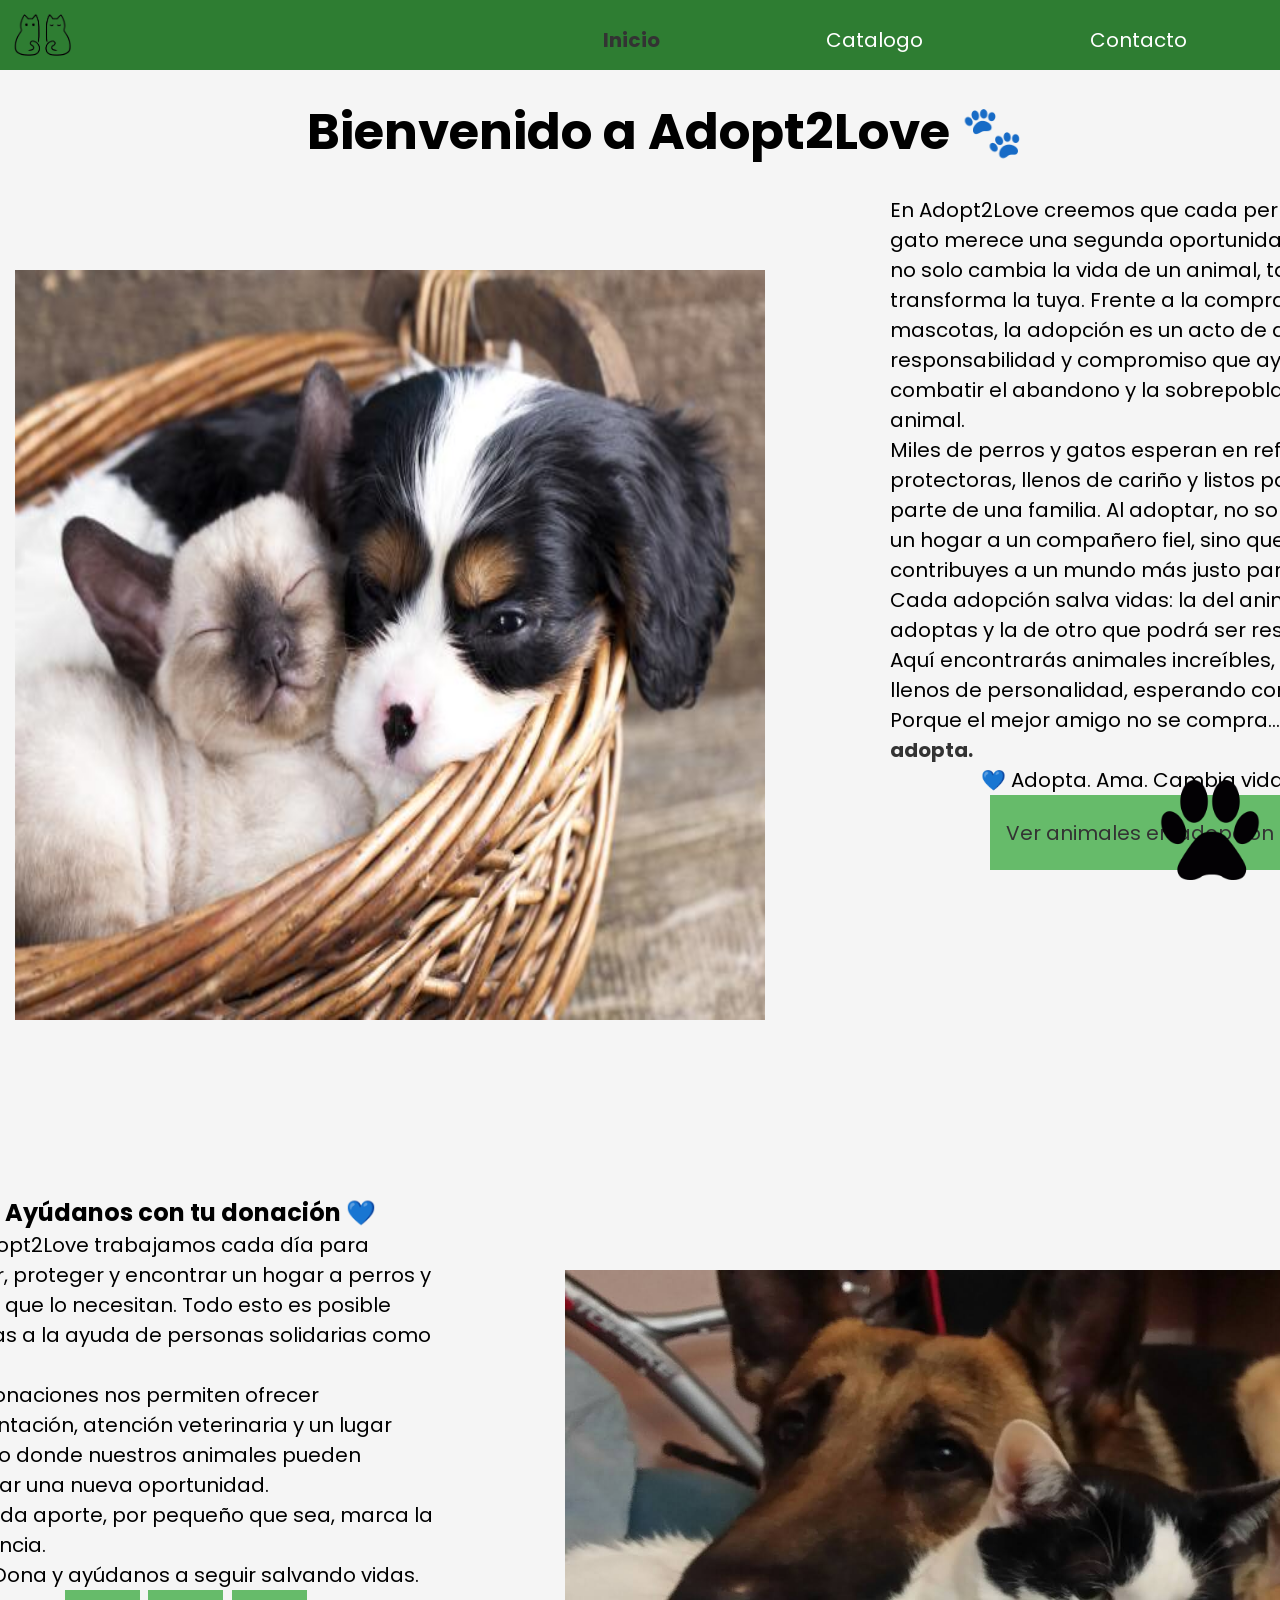
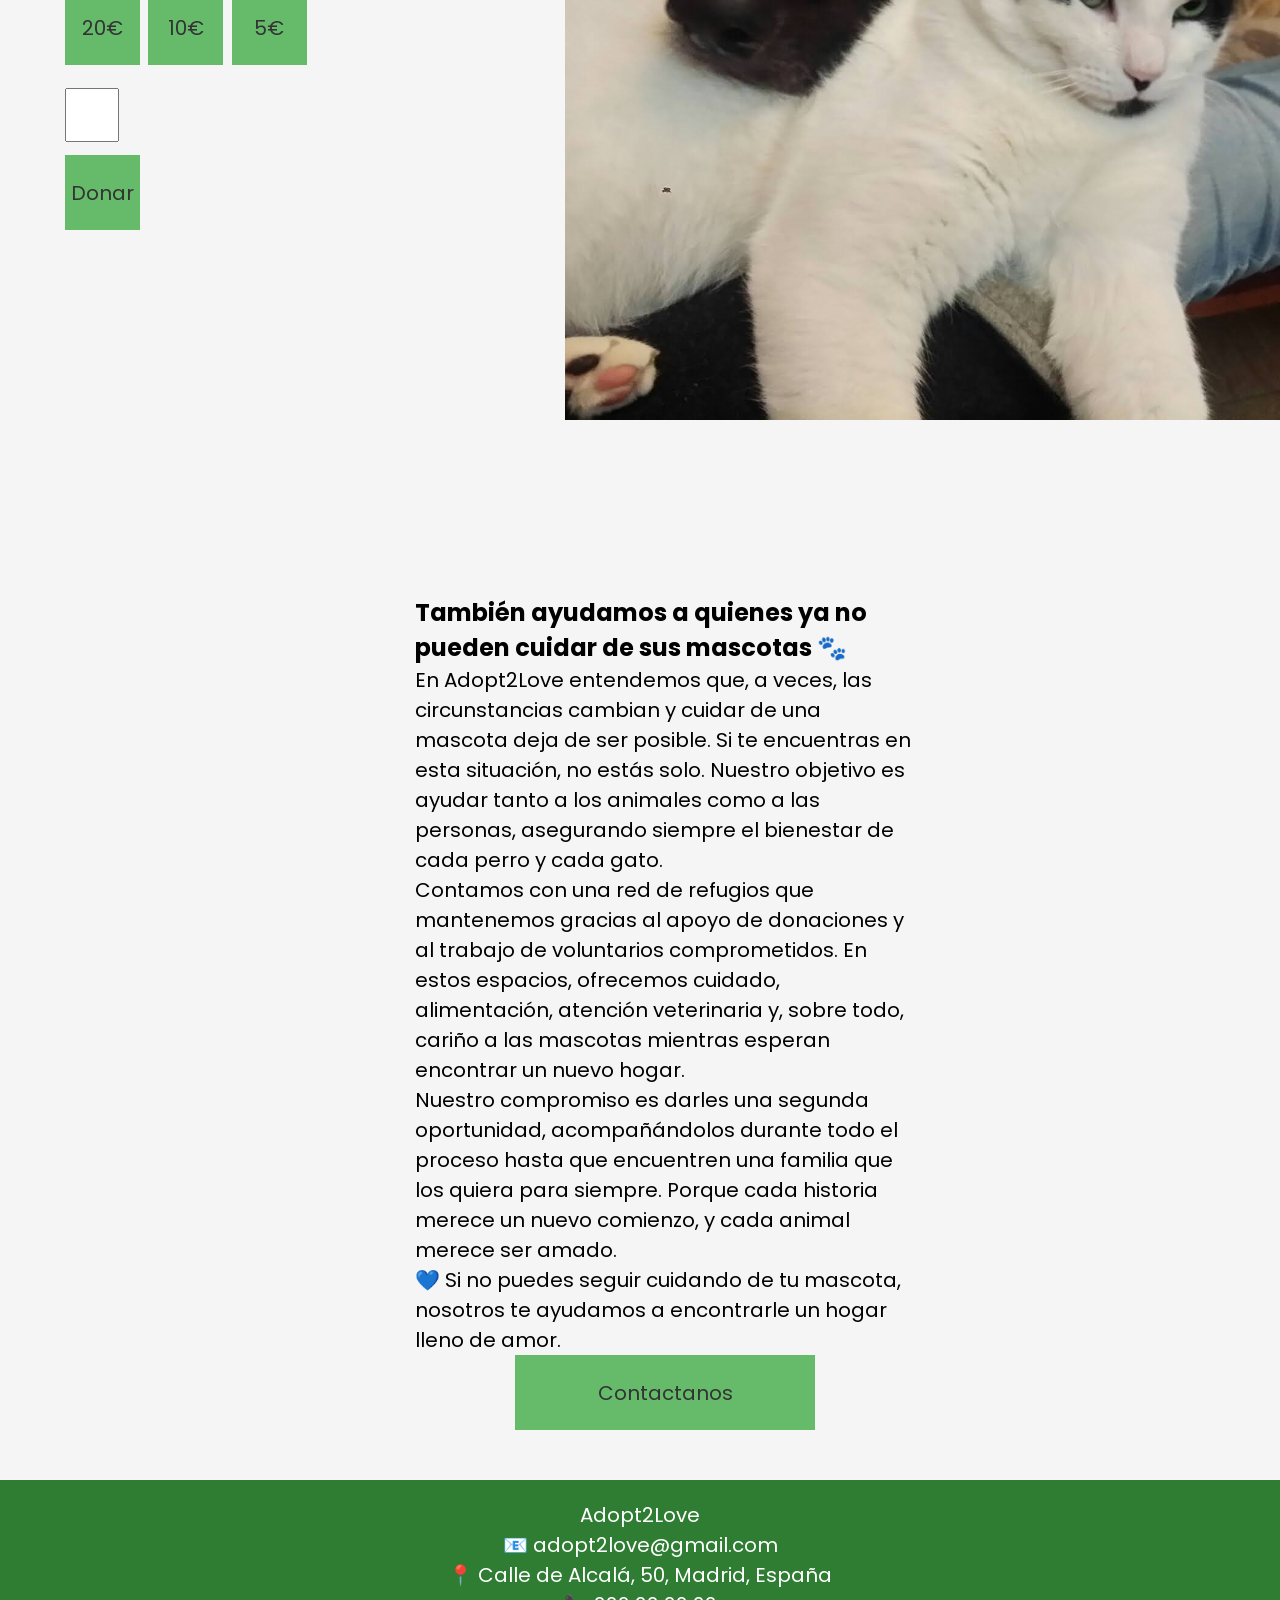
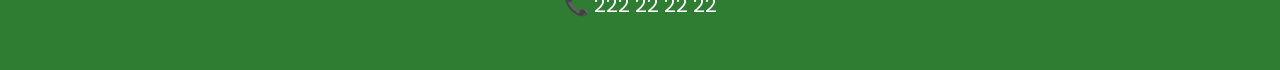
<file: index.html>
<!DOCTYPE html>
<html lang="en">

<head>
    <meta charset="UTF-8">
    <meta name="viewport" content="width=device-width, initial-scale=1.0">
    <title>Adopt2Love</title>

    <link rel="icon" type="image/x-icon" href="img/IconoGato.png">
    <link rel="stylesheet"
        href="https://fonts.googleapis.com/css2?family=Material+Symbols+Outlined:opsz,wght,FILL,GRAD@20..48,100..700,0..1,-50..200&icon_names=menu" />
    <link href="https://fonts.googleapis.com/css2?family=Poppins&display=swap" rel="stylesheet">
    <link rel="stylesheet" href="css/global.css">
    <link rel="stylesheet" href="css/stylesheet.css">

</head>

<body>

    <header>
        <img src="img/IconoGato.png" alt="logo" class="icon">
        <nav>
            <span class="material-symbols-outlined">menu</span>
            <ul class="contenidoMenu">

                <li><a href="index.html"><b>Inicio</b></a></li>
                <li><a href="Catalogo.html">Catalogo</a></li>
                <li><a href="Contacto.html">Contacto</a></li>

            </ul>
        </nav>
    </header>



    <main>

        <h1>Bienvenido a Adopt2Love 🐾</h1>

        <div  class="railes">
            

            <div class="containerInicio">

                <div class="containerInicioImg">
                    <img src="img/cavalier_king_charles_spaniel_51921_1_600.jpg" alt="Perros y gatos" class="imgInicio">
                </div>

                <section class="presentation">



                    <p>En Adopt2Love creemos que cada perro y cada gato merece una segunda oportunidad. Adoptar no solo
                        cambia
                        la vida de un animal, también transforma la tuya. Frente a la compra de mascotas, la adopción es
                        un
                        acto
                        de amor, responsabilidad y compromiso que ayuda a combatir el abandono y la sobrepoblación
                        animal.
                    </p>
                    <p>Miles de perros y gatos esperan en refugios y protectoras, llenos de cariño y listos para formar
                        parte de
                        una familia. Al adoptar, no solo le das un hogar a un compañero fiel, sino que también
                        contribuyes a
                        un
                        mundo más justo para ellos. Cada adopción salva vidas: la del animal que adoptas y la de otro
                        que
                        podrá
                        ser rescatado.</p>
                    <p>Aquí encontrarás animales increíbles, únicos y llenos de personalidad, esperando conocerte.
                        Porque el
                        mejor amigo no se compra… <b>se adopta.</b></p>
                    <p>💙 Adopta. Ama. Cambia vidas.</p>

                    <a href="/Catalogo.html"><button>Ver animales en adopción</button></a>

                </section>
            </div>


            <div class="containerInicio">

                <section>
                    <h2>Ayúdanos con tu donación 💙</h2>
                    <p>En Adopt2Love trabajamos cada día para cuidar, proteger y encontrar un hogar a perros y gatos que
                        lo
                        necesitan. Todo esto es posible gracias a la ayuda de personas solidarias como tú.</p>
                    <p>Tus donaciones nos permiten ofrecer alimentación, atención veterinaria y un lugar seguro donde
                        nuestros animales pueden esperar una nueva oportunidad.</p>
                    <p>🐾 Cada aporte, por pequeño que sea, marca la diferencia.</p>
                    <p>💙 Dona y ayúdanos a seguir salvando vidas.</p>
                    <div class="botones">
                        <button class="botonInicio">20€</button>
                        <button class="botonInicio">10€</button>
                        <button class="botonInicio">5€</button>
                        <form>
                            <input type="text" id="donacion" name="donacion" pattern="[0-9]{1,}" title="Solo números"
                                required>
                            <button class="botonInicio">Donar</button>
                        </form>
                    </div>
                </section>

                <div class="containerInicioImg">
                    <img src="img/GatoPerro2.jpeg" alt="Perros y gatos" class="imgInicio">
                </div>

            </div>


            <section>
                <h2>También ayudamos a quienes ya no pueden cuidar de sus mascotas 🐾</h2>
                <p>En Adopt2Love entendemos que, a veces, las circunstancias cambian y cuidar de una mascota deja de ser
                    posible. Si te encuentras en esta situación, no estás solo. Nuestro objetivo es ayudar tanto a los
                    animales como a las personas, asegurando siempre el bienestar de cada perro y cada gato.</p>

                <p>Contamos con una red de refugios que mantenemos gracias al apoyo de donaciones y al trabajo de
                    voluntarios comprometidos. En estos espacios, ofrecemos cuidado, alimentación, atención veterinaria
                    y,
                    sobre todo, cariño a las mascotas mientras esperan encontrar un nuevo hogar.</p>

                <p>Nuestro compromiso es darles una segunda oportunidad, acompañándolos durante todo el proceso hasta
                    que
                    encuentren una familia que los quiera para siempre. Porque cada historia merece un nuevo comienzo, y
                    cada animal merece ser amado.</p>

                <p>💙 Si no puedes seguir cuidando de tu mascota, nosotros te ayudamos a encontrarle un hogar lleno de
                    amor.
                </p>

                <a href="/Contacto.html"><button>Contactanos</button></a>

            </section>
        </div>

    </main>

    <footer>

        <p>Adopt2Love</p>
        <p>📧 adopt2love@gmail.com</p>
        <p>📍 Calle de Alcalá, 50, Madrid, España</p>
        <p>📞 222 22 22 22</p>
        <a href="/Contacto.html"><img src="img/paw.png" alt="Ayuda" class="pawIcon"></a>

    </footer>



</body>

<script src="js/script.js"></script>

</html>
</file>
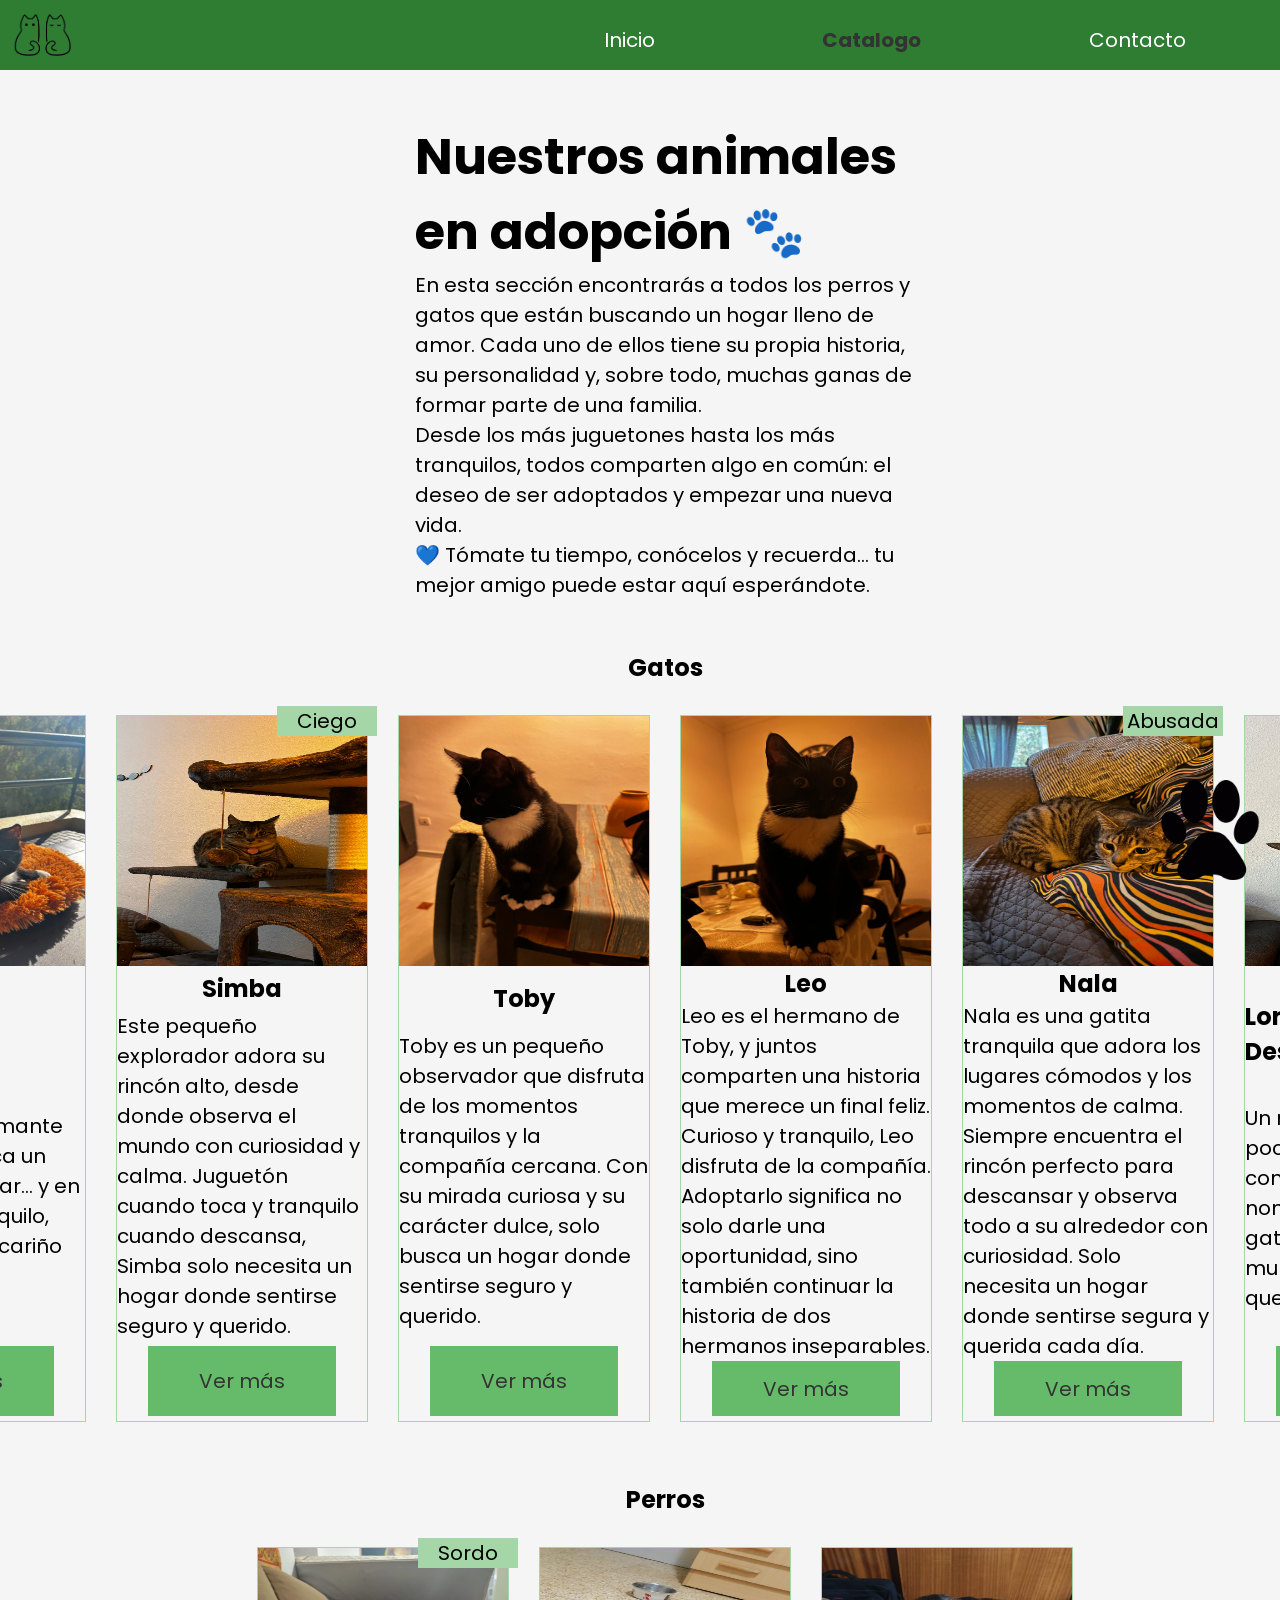
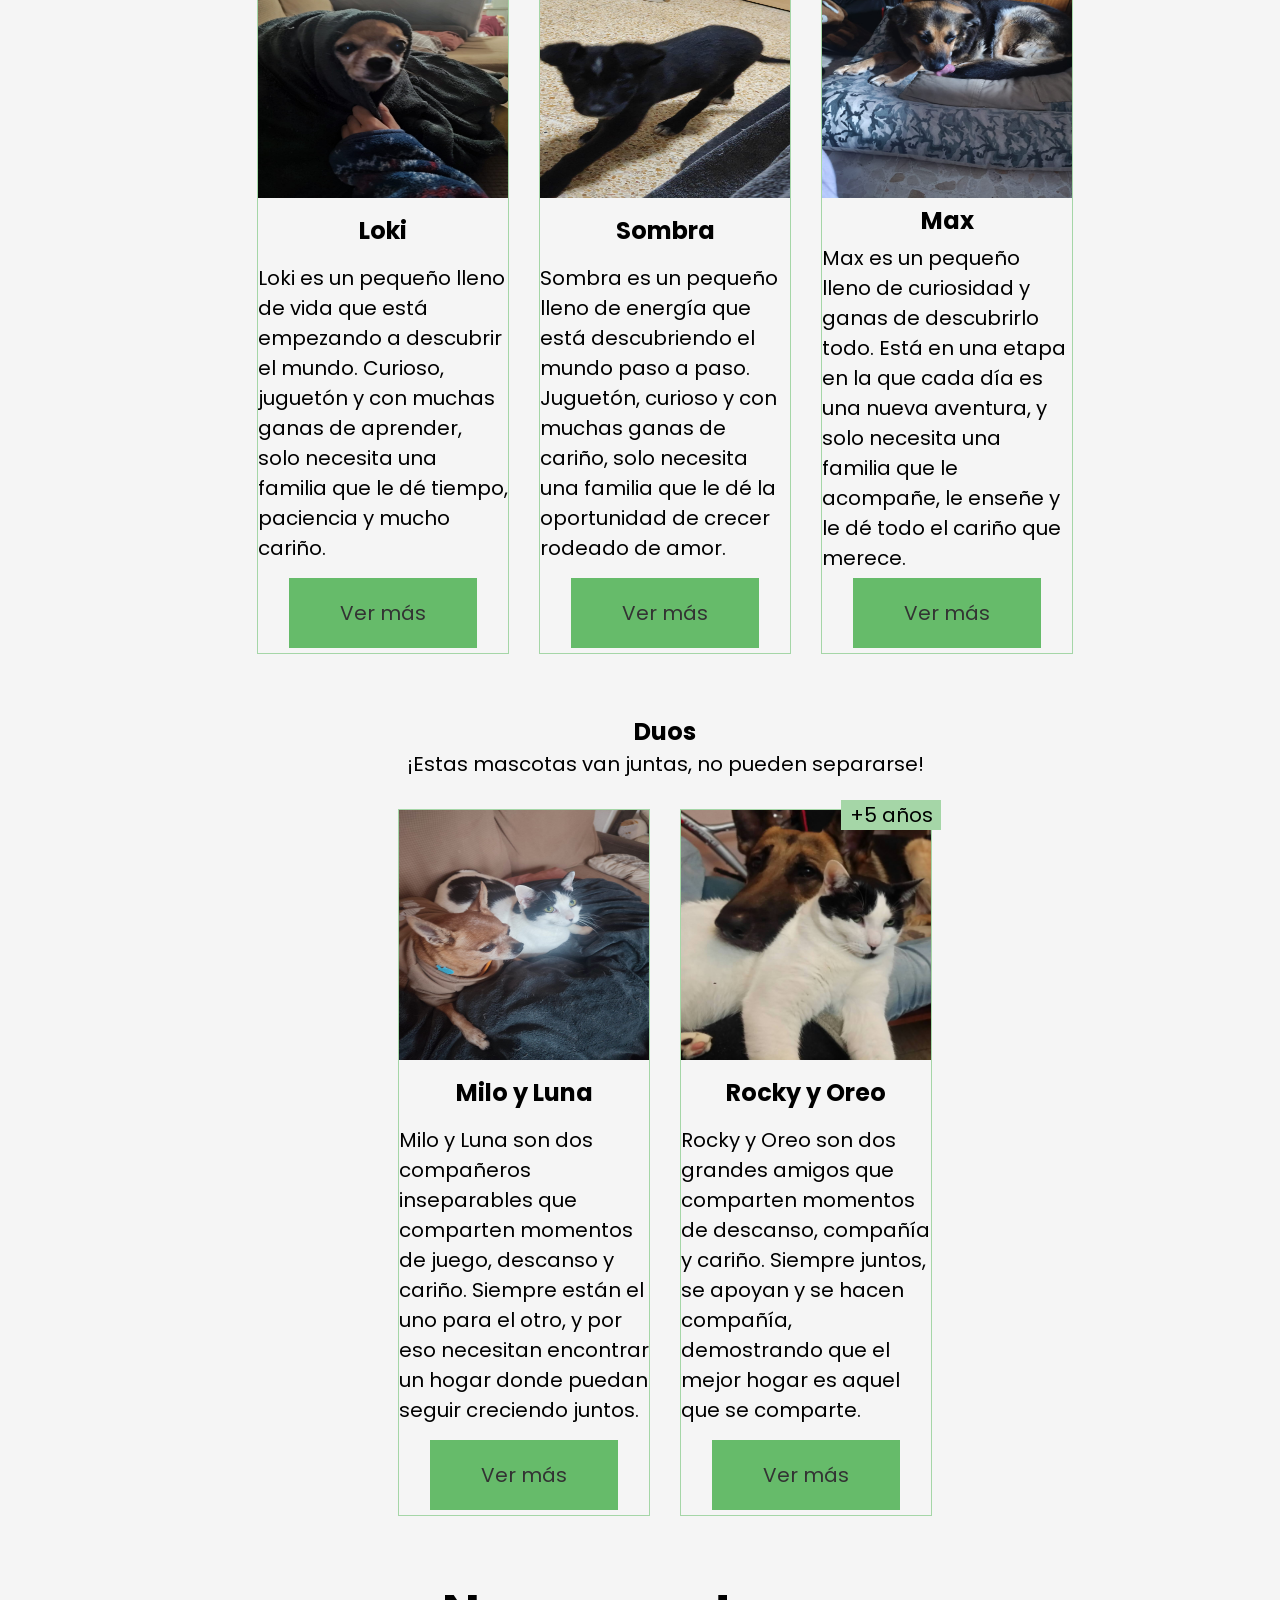
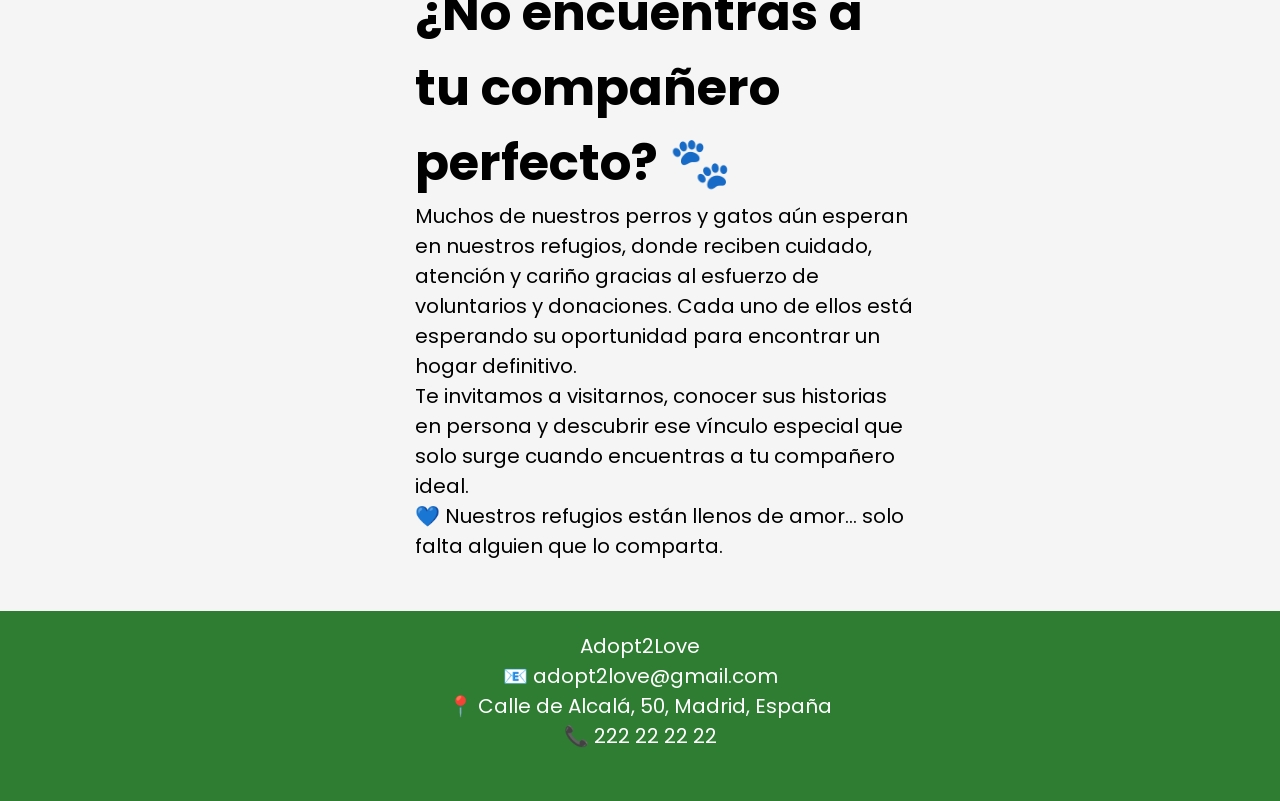
<file: Catalogo.html>
<!DOCTYPE html>
<html lang="en">

<head>
    <meta charset="UTF-8">
    <meta name="viewport" content="width=device-width, initial-scale=1.0">
    <title>Adopt2Love</title>

    <link rel="icon" type="image/x-icon" href="img/IconoGato.png">
    <link rel="stylesheet"
        href="https://fonts.googleapis.com/css2?family=Material+Symbols+Outlined:opsz,wght,FILL,GRAD@20..48,100..700,0..1,-50..200&icon_names=menu" />
    <link href="https://fonts.googleapis.com/css2?family=Poppins&display=swap" rel="stylesheet">
    <link rel="stylesheet" href="css/global.css">
    <link rel="stylesheet" href="css/stylesheet.css">

</head>

<body>

    <header>
        <img src="img/IconoGato.png" alt="logo" class="icon">
        <nav>
            <span class="material-symbols-outlined">menu</span>
            <ul class="contenidoMenu">

                <li><a href="index.html">Inicio</a></li>
                <li><a href="Catalogo.html"><b>Catalogo</b></a></li>
                <li><a href="Contacto.html">Contacto</a></li>

            </ul>
        </nav>
    </header>

    <main>


        <div class="railes">

            <section>

                <h1>Nuestros animales en adopción 🐾</h1>
                <p>En esta sección encontrarás a todos los perros y gatos que están buscando un hogar lleno de amor. Cada uno de ellos tiene su propia historia, su personalidad y, sobre todo, muchas ganas de formar parte de una familia.</p>
                <p>Desde los más juguetones hasta los más tranquilos, todos comparten algo en común: el deseo de ser adoptados y empezar una nueva vida.</p>
                <p>💙 Tómate tu tiempo, conócelos y recuerda… tu mejor amigo puede estar aquí esperándote.</p>
            
            </section>

            <section class="adoptions">
                <h2>Gatos</h2>
                <div class="blocks">
                    <div class="blocks_ind">

                        <img src="img/Gato1.jpeg" alt="GatoNegro" class="block_img">
                        <h2>Habibi</h2>
                        <p>Este pequeño amante del sol solo busca un rincón en tu hogar… y en tu corazón.
                            Tranquilo, dulce y lleno de cariño por dar.</p>
                        <button class="block_button">Ver más</button>

                    </div>

                    <div class="blocks_ind">

                        <img src="img/Gato2.jpeg" alt="GatoNegro" class="block_img">
                        <h2>Simba</h2>
                        <p>Este pequeño explorador adora su rincón alto, desde donde observa el mundo con curiosidad y
                            calma. Juguetón cuando toca y tranquilo cuando descansa, Simba solo necesita un hogar donde
                            sentirse seguro y querido.</p>
                        <button class="block_button">Ver más</button>
                        <div class="noticia">
                            <p>Ciego</p>
                        </div>

                    </div>

                    <div class="blocks_ind">

                        <img src="img/Gato3.jpeg" alt="GatoNegro" class="block_img">
                        <h2>Toby</h2>
                        <p>Toby es un pequeño observador que disfruta de los momentos tranquilos y la compañía cercana.
                            Con
                            su mirada curiosa y su carácter dulce, solo busca un hogar donde sentirse seguro y querido.
                        </p>
                        <button class="block_button">Ver más</button>

                    </div>

                    <div class="blocks_ind">

                        <img src="img/Gato4.jpeg" alt="GatoNegro" class="block_img">
                        <h2>Leo</h2>
                        <p>Leo es el hermano de Toby, y juntos comparten una historia que merece un final feliz. Curioso
                            y
                            tranquilo, Leo disfruta de la compañía. Adoptarlo significa no solo darle una oportunidad,
                            sino
                            también continuar la historia de dos hermanos inseparables.</p>
                        <button class="block_button">Ver más</button>

                    </div>

                    <div class="blocks_ind">

                        <img src="img/Gato5.jpeg" alt="GatoNegro" class="block_img">
                        <h2>Nala</h2>
                        <p>Nala es una gatita tranquila que adora los lugares cómodos y los momentos de calma. Siempre
                            encuentra el rincón perfecto para descansar y observa todo a su alrededor con curiosidad.
                            Solo
                            necesita un hogar donde sentirse segura y querida cada día.</p>
                        <button class="block_button">Ver más</button>
                        <div class="noticia">
                            <p>Abusada</p>
                        </div>

                    </div>

                    <div class="blocks_ind">

                        <img src="img/Gato6.jpeg" alt="GatoNegro" class="block_img">
                        <h2>Lord World Destroyer</h2>
                        <p>Un nombre quizá un poco estraño, pero contrario de lo que su nombre indica, es un gato que
                            ama a
                            este mundo, solo esper a que lo amen de vuelta.</p>
                        <button class="block_button">Ver más</button>

                    </div>


                </div>
            </section>


            <section class="adoptions">
                <h2>Perros</h2>
                <div class="blocks">

                    <div class="blocks_ind">

                        <img src="img/Perro1.jpeg" alt="GatoNegro" class="block_img">
                        <h2>Loki</h2>
                        <p>Loki es un pequeño lleno de vida que está empezando a descubrir el mundo. Curioso, juguetón y
                            con
                            muchas ganas de aprender, solo necesita una familia que le dé tiempo, paciencia y mucho
                            cariño.
                        </p>
                        <button class="block_button">Ver más</button>
                        <div class="noticia">
                            <p>Sordo</p>
                        </div>

                    </div>

                    <div class="blocks_ind">

                        <img src="img/Perro2.jpeg" alt="GatoNegro" class="block_img">
                        <h2>Sombra</h2>
                        <p>Sombra es un pequeño lleno de energía que está descubriendo el mundo paso a paso. Juguetón,
                            curioso y con muchas ganas de cariño, solo necesita una familia que le dé la oportunidad de
                            crecer rodeado de amor.</p>
                        <button class="block_button">Ver más</button>

                    </div>

                    <div class="blocks_ind">

                        <img src="img/Perro3.jpeg" alt="GatoNegro" class="block_img">
                        <h2>Max</h2>
                        <p>Max es un pequeño lleno de curiosidad y ganas de descubrirlo todo. Está en una etapa en la
                            que
                            cada día es una nueva aventura, y solo necesita una familia que le acompañe, le enseñe y le
                            dé
                            todo el cariño que merece.</p>
                        <button class="block_button">Ver más</button>

                    </div>


                </div>
            </section>

            <section class="adoptions">
                <h2>Duos</h2>
                <p>¡Estas mascotas van juntas, no pueden separarse!</p>
                <div class="blocks">

                    <div class="blocks_ind">

                        <img src="img/GatoPerro.jpeg" alt="GatoNegro" class="block_img">
                        <h2>Milo y Luna</h2>
                        <p>Milo y Luna son dos compañeros inseparables que comparten momentos de juego, descanso y
                            cariño.
                            Siempre están el uno para el otro, y por eso necesitan encontrar un hogar donde puedan
                            seguir
                            creciendo juntos.</p>
                        <button class="block_button">Ver más</button>

                    </div>

                    <div class="blocks_ind">

                        <img src="img/GatoPerro2.jpeg" alt="GatoNegro" class="block_img">
                        <h2>Rocky y Oreo</h2>
                        <p>Rocky y Oreo son dos grandes amigos que comparten momentos de descanso, compañía y cariño.
                            Siempre juntos, se apoyan y se hacen compañía, demostrando que el mejor hogar es aquel que
                            se
                            comparte.</p>
                        <button class="block_button">Ver más</button>
                        <div class="noticia">
                            <p>+5 años</p>
                        </div>

                    </div>

                </div>
            </section>


            <section>

                <h1>¿No encuentras a tu compañero perfecto? 🐾</h1>
                <p>Muchos de nuestros perros y gatos aún esperan en nuestros refugios, donde reciben cuidado, atención y cariño gracias al esfuerzo de voluntarios y donaciones. Cada uno de ellos está esperando su oportunidad para encontrar un hogar definitivo.</p>
                <p>Te invitamos a visitarnos, conocer sus historias en persona y descubrir ese vínculo especial que solo surge cuando encuentras a tu compañero ideal.</p>
                <p>💙 Nuestros refugios están llenos de amor… solo falta alguien que lo comparta.</p>
            
            </section>

        </div>

    </main>


    <footer>

        <p>Adopt2Love</p>
        <p>📧 adopt2love@gmail.com</p>
        <p>📍 Calle de Alcalá, 50, Madrid, España</p>
        <p>📞 222 22 22 22</p>
        <a href="/Contacto.html"><img src="img/paw.png" alt="Ayuda" class="pawIcon"></a>

    </footer>


</body>

<script src="js/script.js"></script>


</html>
</file>
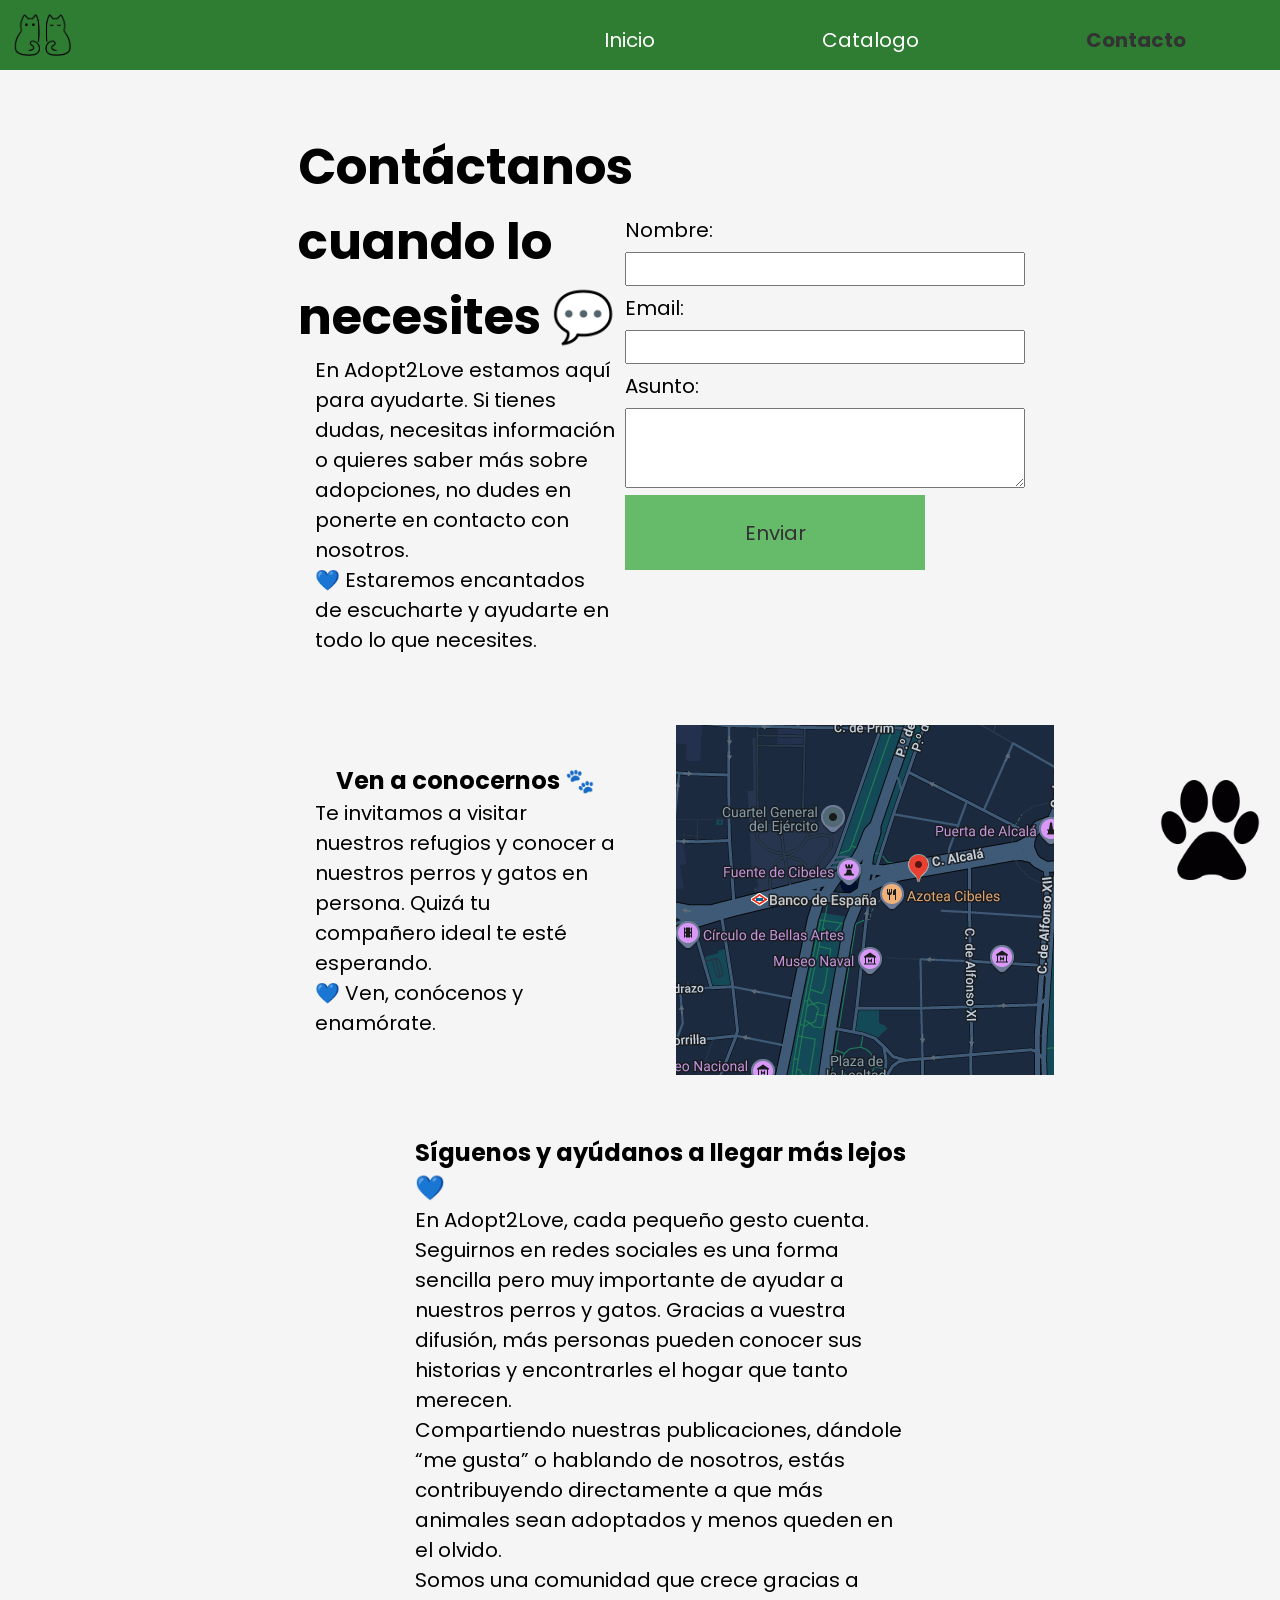
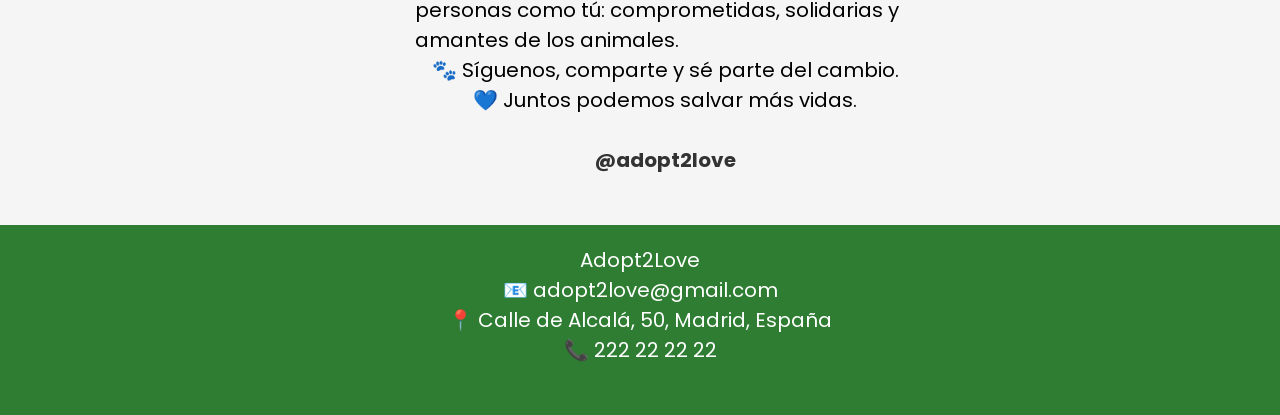
<file: Contacto.html>
<!DOCTYPE html>
<html lang="en">

<head>
    <meta charset="UTF-8">
    <meta name="viewport" content="width=device-width, initial-scale=1.0">
    <title>Adopt2Love</title>

    <link rel="icon" type="image/x-icon" href="img/IconoGato.png">
    <link rel="stylesheet"
        href="https://fonts.googleapis.com/css2?family=Material+Symbols+Outlined:opsz,wght,FILL,GRAD@20..48,100..700,0..1,-50..200&icon_names=menu" />
    <link href="https://fonts.googleapis.com/css2?family=Poppins&display=swap" rel="stylesheet">
    <link rel="stylesheet" href="css/global.css">
    <link rel="stylesheet" href="css/stylesheet.css">

</head>

<body>

    <header>
        <img src="img/IconoGato.png" alt="logo" class="icon">
        <nav>
            <span class="material-symbols-outlined">menu</span>
            <ul class="contenidoMenu">

                <li><a href="index.html">Inicio</a></li>
                <li><a href="Catalogo.html">Catalogo</a></li>
                <li><a href="Contacto.html"><b>Contacto</b></a></li>

            </ul>
        </nav>
    </header>

    <main>

        <div class="railes">
            <section class="containerContacto">
                <div class="divContacto">
                    <h1>Contáctanos cuando lo necesites 💬</h1>
                    <p>En Adopt2Love estamos aquí para ayudarte. Si tienes dudas, necesitas información o quieres saber
                        más
                        sobre adopciones, no dudes en ponerte en contacto con nosotros.</p>
                    <p>💙 Estaremos encantados de escucharte y ayudarte en todo lo que necesites.</p>
                </div>

                <div class="formulario">
                    <form>
                        <label for="nombre">Nombre:</label>
                        <input type="text" id="nombre" name="nombre" pattern="[A-Za-z]{3,}"
                            title="Solo letras, mínimo 3 caracteres" required>
                        <label for="email">Email:</label>
                        <input type="text" id="email" name="email"
                            pattern="[A-Za-z][A-Za-z0-9.-_]{5,31}@[A-Za-z][A-Za-z0-9.-_]{2,31}.[a-z]{2,32}"
                            title="Debe contener @ y .com/.es, mínimo 3 caracteres" required>
                        <label for="nombre">Asunto:</label>
                        <textarea type="text" id="asunto" name="asunto" rows="4" cols="50" pattern="[A-Za-z0-9.-_]{3,}"
                            title="Mínimo 3 caracteres" required> </textarea>
                        <button type="submit" class="enviar">Enviar</button>
                    </form>
                </div>
            </section>

            <section class="containerContacto">
                <div class="divContacto">
                    <h2>Ven a conocernos 🐾</h2>
                    <p>Te invitamos a visitar nuestros refugios y conocer a nuestros perros y gatos en persona.
                        Quizá tu compañero ideal te esté esperando.</p>
                    <p>💙 Ven, conócenos y enamórate.</p>
                </div>

                <div class="divContacto">
                    <img src="img/maps.png" alt="Ubicacion de centro">
                </div>
            </section>

            <section>
                <h2>Síguenos y ayúdanos a llegar más lejos 💙</h2>
                <p>En Adopt2Love, cada pequeño gesto cuenta. Seguirnos en redes sociales es una forma sencilla pero muy
                    importante de ayudar a nuestros perros y gatos. Gracias a vuestra difusión, más personas pueden
                    conocer
                    sus historias y encontrarles el hogar que tanto merecen.</p>
                <p>Compartiendo nuestras publicaciones, dándole “me gusta” o hablando de nosotros, estás contribuyendo
                    directamente a que más animales sean adoptados y menos queden en el olvido.</p>
                <p>Somos una comunidad que crece gracias a personas como tú: comprometidas, solidarias y amantes de los
                    animales.</p>
                <p>🐾 Síguenos, comparte y sé parte del cambio.</p>
                <p>💙 Juntos podemos salvar más vidas.</p>

                <a href="#"><b><br>@adopt2love</b></a>
            </section>
        </div>

    </main>

    <footer>

        <p>Adopt2Love</p>
        <p>📧 adopt2love@gmail.com</p>
        <p>📍 Calle de Alcalá, 50, Madrid, España</p>
        <p>📞 222 22 22 22</p>
        <a href="/Contacto.html"><img src="img/paw.png" alt="Ayuda" class="pawIcon"></a>

    </footer>



</body>

<script src="js/script.js"></script>

</html>
</file>
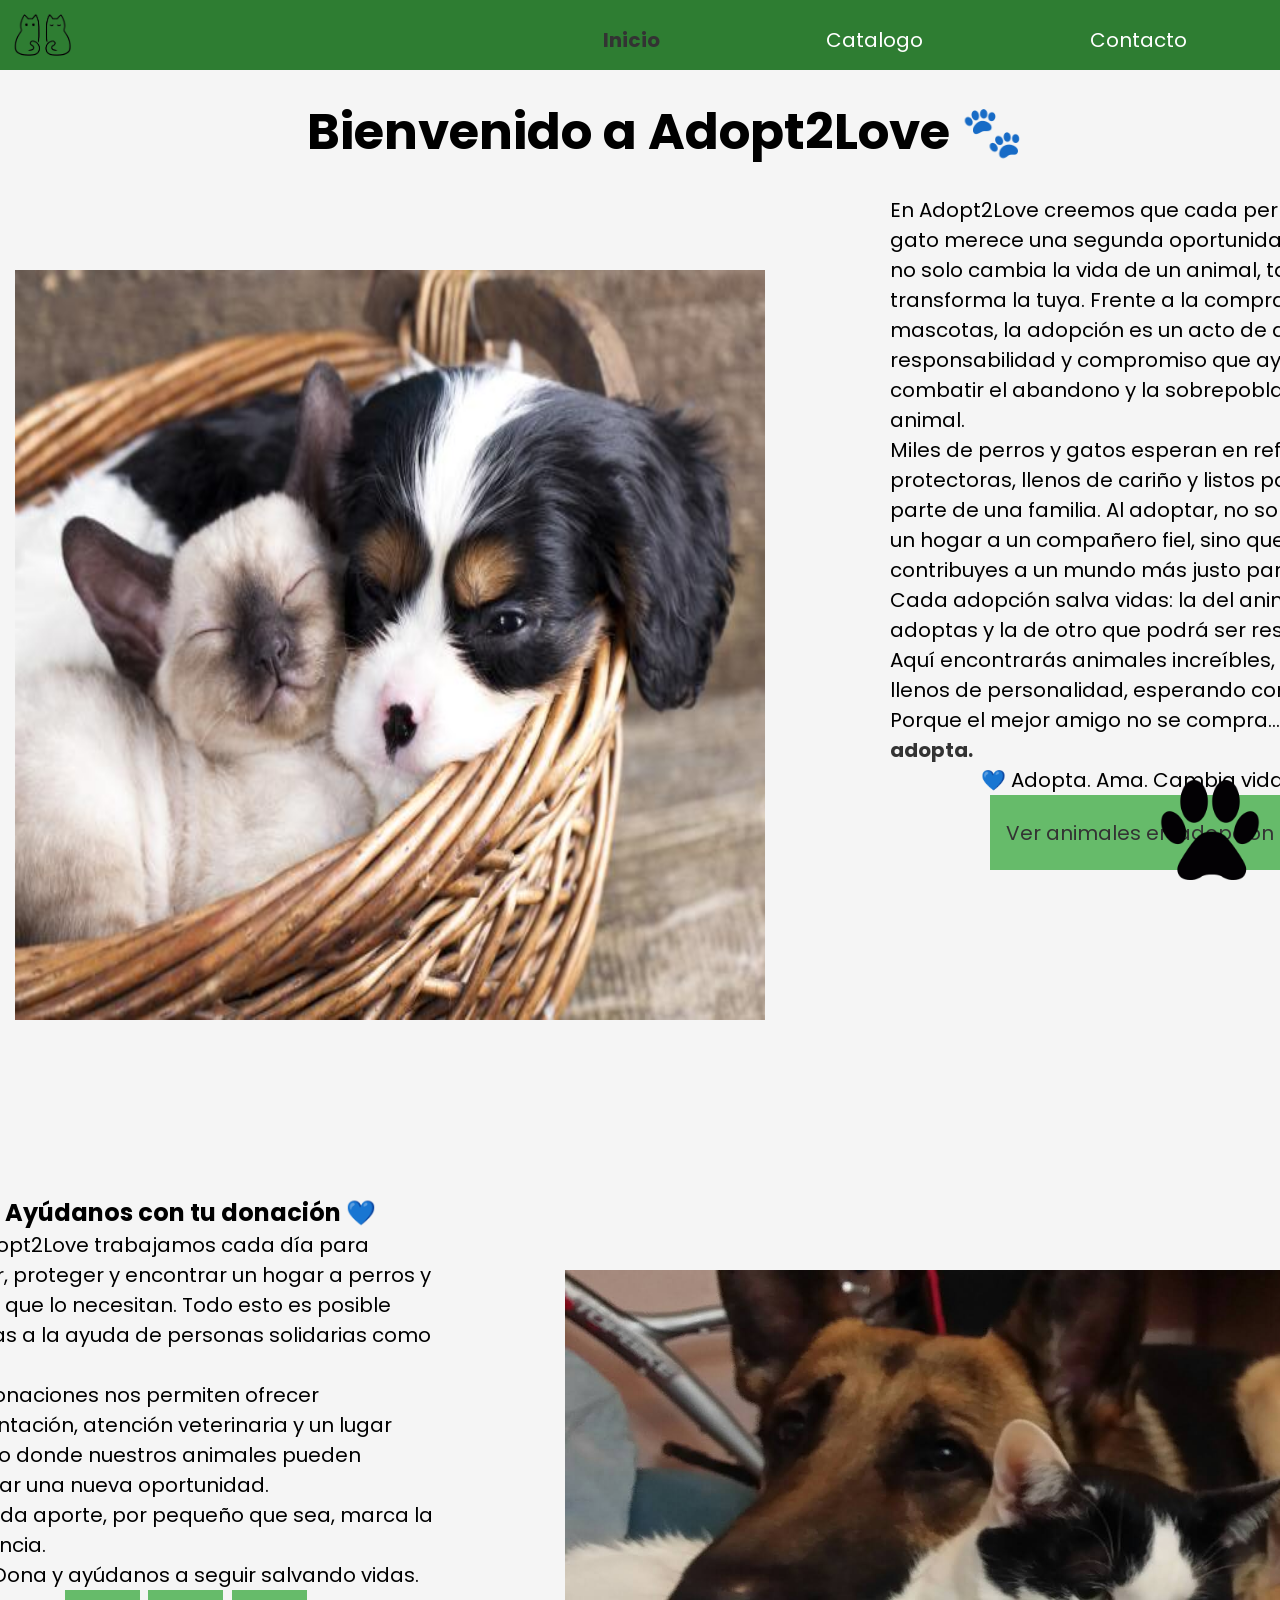
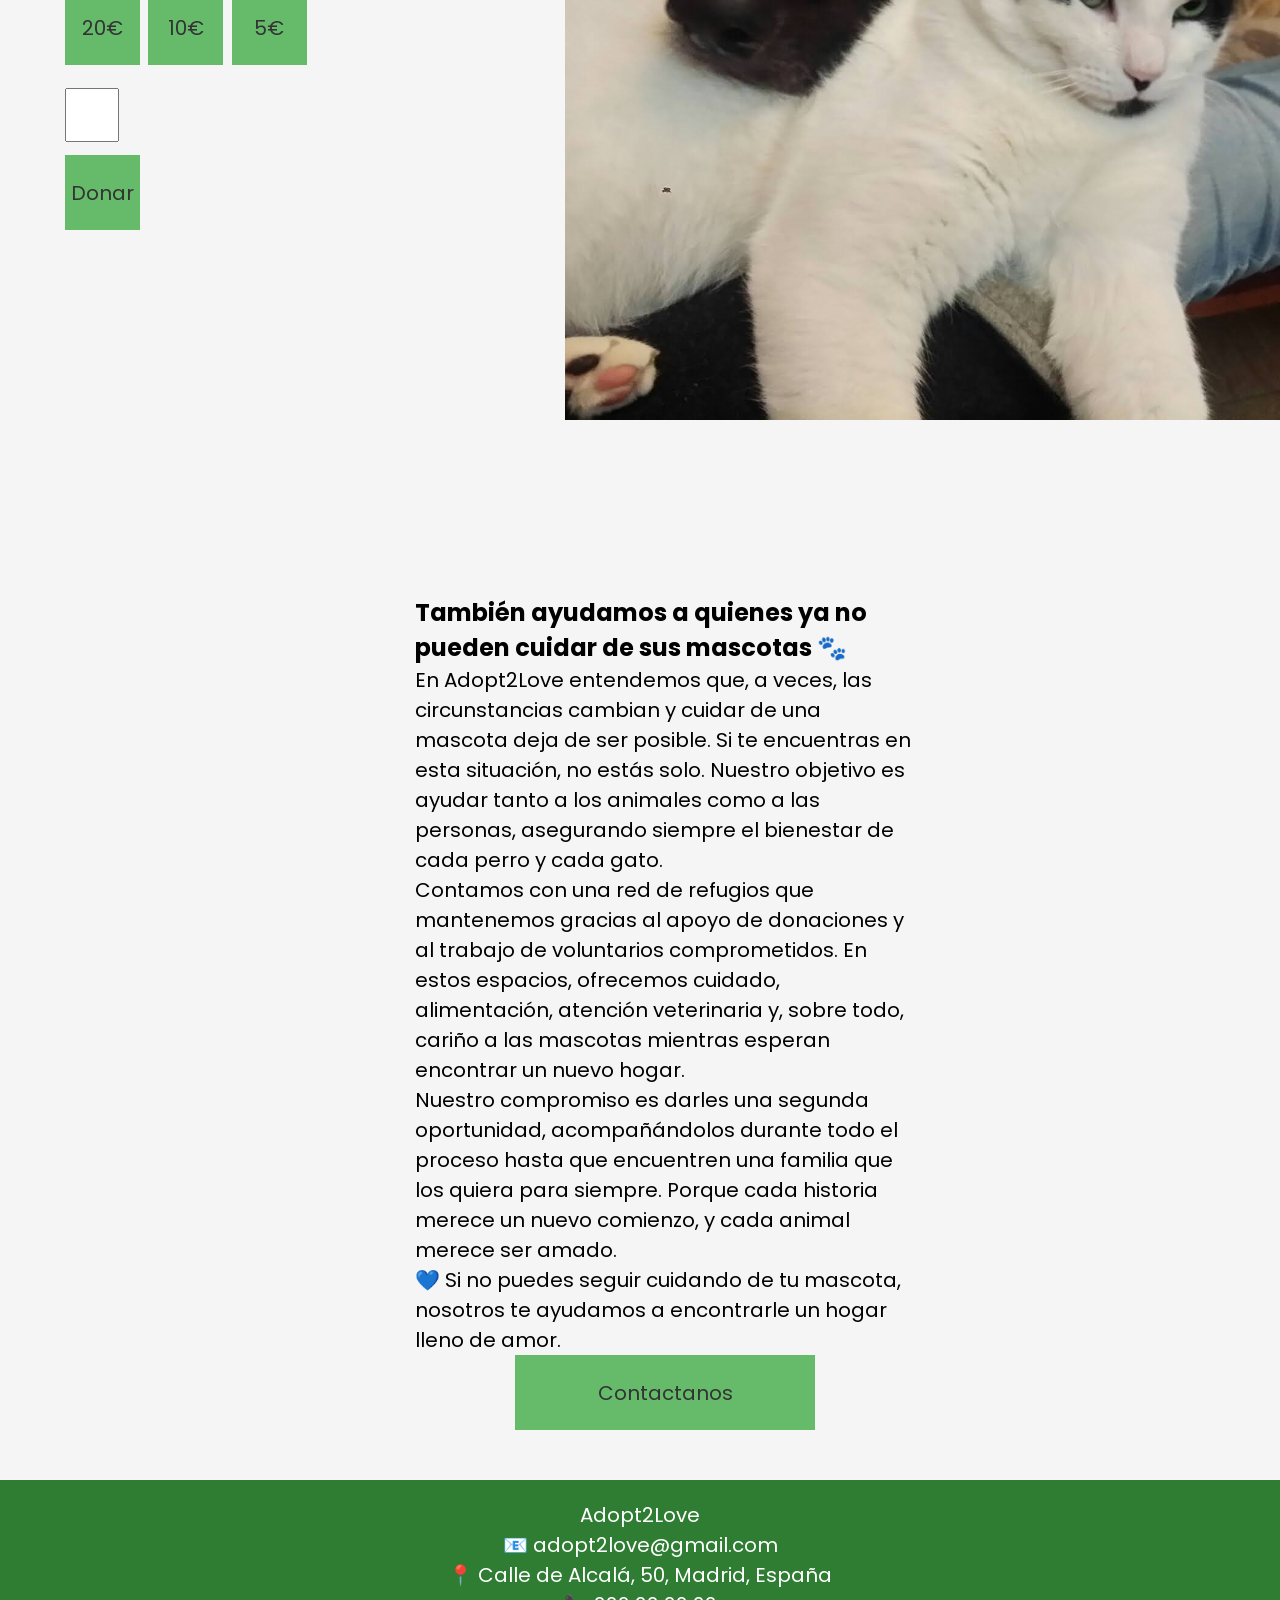
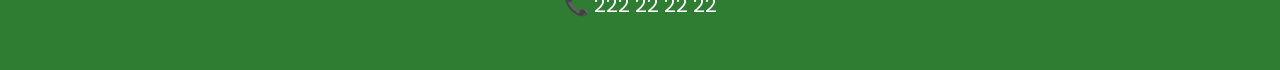
<file: Inicio.html>
<!DOCTYPE html>
<html lang="en">

<head>
    <meta charset="UTF-8">
    <meta name="viewport" content="width=device-width, initial-scale=1.0">
    <title>Adopt2Love</title>

    <link rel="icon" type="image/x-icon" href="img/IconoGato.png">
    <link rel="stylesheet"
        href="https://fonts.googleapis.com/css2?family=Material+Symbols+Outlined:opsz,wght,FILL,GRAD@20..48,100..700,0..1,-50..200&icon_names=menu" />
    <link href="https://fonts.googleapis.com/css2?family=Poppins&display=swap" rel="stylesheet">
    <link rel="stylesheet" href="css/global.css">
    <link rel="stylesheet" href="css/stylesheet.css">

</head>

<body>

    <header>
        <img src="img/IconoGato.png" alt="logo" class="icon">
        <nav>
            <span class="material-symbols-outlined">menu</span>
            <ul class="contenidoMenu">

                <li><a href="/Inicio.html"><b>Inicio</b></a></li>
                <li><a href="/Catalogo.html">Catalogo</a></li>
                <li><a href="/Contacto.html">Contacto</a></li>

            </ul>
        </nav>
    </header>



    <main>

        <h1>Bienvenido a Adopt2Love 🐾</h1>

        <div  class="railes">
            

            <div class="containerInicio">

                <div class="containerInicioImg">
                    <img src="img/cavalier_king_charles_spaniel_51921_1_600.jpg" alt="Perros y gatos" class="imgInicio">
                </div>

                <section class="presentation">



                    <p>En Adopt2Love creemos que cada perro y cada gato merece una segunda oportunidad. Adoptar no solo
                        cambia
                        la vida de un animal, también transforma la tuya. Frente a la compra de mascotas, la adopción es
                        un
                        acto
                        de amor, responsabilidad y compromiso que ayuda a combatir el abandono y la sobrepoblación
                        animal.
                    </p>
                    <p>Miles de perros y gatos esperan en refugios y protectoras, llenos de cariño y listos para formar
                        parte de
                        una familia. Al adoptar, no solo le das un hogar a un compañero fiel, sino que también
                        contribuyes a
                        un
                        mundo más justo para ellos. Cada adopción salva vidas: la del animal que adoptas y la de otro
                        que
                        podrá
                        ser rescatado.</p>
                    <p>Aquí encontrarás animales increíbles, únicos y llenos de personalidad, esperando conocerte.
                        Porque el
                        mejor amigo no se compra… <b>se adopta.</b></p>
                    <p>💙 Adopta. Ama. Cambia vidas.</p>

                    <a href="/Catalogo.html"><button>Ver animales en adopción</button></a>

                </section>
            </div>


            <div class="containerInicio">

                <section>
                    <h2>Ayúdanos con tu donación 💙</h2>
                    <p>En Adopt2Love trabajamos cada día para cuidar, proteger y encontrar un hogar a perros y gatos que
                        lo
                        necesitan. Todo esto es posible gracias a la ayuda de personas solidarias como tú.</p>
                    <p>Tus donaciones nos permiten ofrecer alimentación, atención veterinaria y un lugar seguro donde
                        nuestros animales pueden esperar una nueva oportunidad.</p>
                    <p>🐾 Cada aporte, por pequeño que sea, marca la diferencia.</p>
                    <p>💙 Dona y ayúdanos a seguir salvando vidas.</p>
                    <div class="botones">
                        <button class="botonInicio">20€</button>
                        <button class="botonInicio">10€</button>
                        <button class="botonInicio">5€</button>
                        <form>
                            <input type="text" id="donacion" name="donacion" pattern="[0-9]{1,}" title="Solo números"
                                required>
                            <button class="botonInicio">Donar</button>
                        </form>
                    </div>
                </section>

                <div class="containerInicioImg">
                    <img src="img/GatoPerro2.jpeg" alt="Perros y gatos" class="imgInicio">
                </div>

            </div>


            <section>
                <h2>También ayudamos a quienes ya no pueden cuidar de sus mascotas 🐾</h2>
                <p>En Adopt2Love entendemos que, a veces, las circunstancias cambian y cuidar de una mascota deja de ser
                    posible. Si te encuentras en esta situación, no estás solo. Nuestro objetivo es ayudar tanto a los
                    animales como a las personas, asegurando siempre el bienestar de cada perro y cada gato.</p>

                <p>Contamos con una red de refugios que mantenemos gracias al apoyo de donaciones y al trabajo de
                    voluntarios comprometidos. En estos espacios, ofrecemos cuidado, alimentación, atención veterinaria
                    y,
                    sobre todo, cariño a las mascotas mientras esperan encontrar un nuevo hogar.</p>

                <p>Nuestro compromiso es darles una segunda oportunidad, acompañándolos durante todo el proceso hasta
                    que
                    encuentren una familia que los quiera para siempre. Porque cada historia merece un nuevo comienzo, y
                    cada animal merece ser amado.</p>

                <p>💙 Si no puedes seguir cuidando de tu mascota, nosotros te ayudamos a encontrarle un hogar lleno de
                    amor.
                </p>

                <a href="/Contacto.html"><button>Contactanos</button></a>

            </section>
        </div>

    </main>

    <footer>

        <p>Adopt2Love</p>
        <p>📧 adopt2love@gmail.com</p>
        <p>📍 Calle de Alcalá, 50, Madrid, España</p>
        <p>📞 222 22 22 22</p>
        <a href="/Contacto.html"><img src="img/paw.png" alt="Ayuda" class="pawIcon"></a>

    </footer>



</body>

<script src="js/script.js"></script>

</html>
</file>
<file: css/global.css>
:root {

    --colorPrincipal: #2E7D32;   /* verde natural */
    --colorSecundario: #A5D6A7;  /* verde claro suave */
    --colorFondo: #F5F5F5;       /* gris claro limpio */
    --colorBlanco: #FFFFFF;
    --colorTexto: #333333;
    --colorBoton: #66BB6A;       /* verde bonito */

}

* {
    padding: 0px;
    margin: 0px;
    font-family: 'Poppins', sans-serif;
    font-size: 20px;
}

body {
    overflow-x: hidden;
}

header {
    height: 50px;
    width: 100%;
    background-color: var(--colorPrincipal);
    color: var(--colorBlanco);
    display: flex;
    justify-content: space-between;
    padding: 10px;
    position: sticky;
    top: 0px;
    z-index: 100;
}

footer {
    background-color: var(--colorPrincipal);
    color: var(--colorBlanco);
    display: flex;
    flex-direction: column;
    align-items: center;
    width: 100%;
    height: 150px;
    padding-top: 20px;
    padding-bottom: 20px;
    z-index: 100;
}
</file>
<file: css/stylesheet.css>
ul {
    padding-top: 15px;
    width: 750px;
    color: var(--colorBlanco);
    list-style: none;
    display: flex;
    justify-content: space-around;
    padding-right: 20px;
}

a {
    color: var(--colorBlanco);
    text-decoration: none;
}

b {
    color: var(--colorTexto);
}

.icon {
    height: 50px;
    width: 65px;
}

h1 {
    font-size: 50px;
}

h2 {
    font-size: larger;
}

main {
    width: 100%;
    background-color: var(--colorFondo);
    display: flex;
    flex-direction: column;
    align-items: center;
    padding: 25px;
}

.containerInicio {
    display: flex;
    justify-content: space-between;
    height: 1000px;
}

.containerInicioImg {
    display: flex;
    align-items: center;
    width: fit-content;
    padding: 100px;
    width: 750px;
    height: 750px;
}

.imgInicio {
    height: 100%;
    width: 100%;
}

.mascotas {
    width: 800px;
}

#donacion {
    width: 50px;
    height: 50px;
}

.botones {
    width: 250px;
    height: 250px;
    display: grid;
    grid-template-columns: auto auto auto;
}

section {
    height: fit-content;
    width: 500px;
    display: flex;
    padding: 25px;
    flex-direction: column;
    align-items: center;
    justify-content: space-between;
}

button {
    background-color: var(--colorBoton);
    color: var(--colorTexto);
    text-decoration: none;
    width: 300px;
    height: 75px;
    border: 0px;
}

.botonInicio {
    width: 75px;
    height: 75px;
}

.pawIcon {
    position: fixed;
    right: 20px;
    bottom: 20px;
    height: 100px;
    width: 100px;
}

.adoptions {

    height: fit-content;
    width: 100%;
    display: flex;
    flex-direction: column;
    align-items: center;
    padding: 5px;
    margin-top: 20px;

}

.blocks {
    margin: 25px;
    display: flex;
    column-gap: 20px;
    justify-content: space-evenly;
}

.blocks_ind {
    border: 1px;
    border-style: solid;
    border-color: var(--colorSecundario);
    width: 250px;
    height: 700px;
    position: relative;
    display: flex;
    flex-direction: column;
    align-items: center;
    justify-content: space-between;
    padding-bottom: 5px;
    margin: 5px;
}

.noticia {
    position: absolute;
    width: 100px;
    top: -10px;
    right: -10px;
    background-color: var(--colorSecundario);
    display: flex;
    justify-content: center;

}

.block_button {
    width: 75%;
    height: 10%;

}

.block_img {
    width: 100%;
    height: 250px;
}

.material-symbols-outlined {
    font-variation-settings:
        'FILL' 0,
        'wght' 400,
        'GRAD' 0,
        'opsz' 24
}

.containerContacto {
    display: flex;
    width: 75%;
    flex-direction: row;
    justify-content: space-between;
}

.divContacto {
    display: flex;
    flex-direction: column;
    align-items: center;
    width: 300px;
    padding: 10px;
}

form {
    display: grid;
    grid-template-columns: 3, 2, auto;
    grid-gap: 2%;
}

.railes {
    width: 75%;
    display: flex;
    flex-direction: column;
    align-items: center;
}

@media (min-width: 700px) {
    .material-symbols-outlined {
        display: none;
    }
}

@media(max-width: 700px) {


    .contenidoMenu {
        flex-direction: column;
        background-color: var(--colorPrincipal);
        padding: 15px;
        position: fixed;
        top: 3rem;
        right: -10rem;
        transition: all 0.5s;
        opacity: 0;
        z-index: 100;
    }

    header {
        width: 100%;
    }

    ul {
        width: 200px;
        display: flex;
        flex-direction: column;
        justify-content: stretch;
    }

    section {
        width: 300px;
        height: 2000px;
    }

    .containerInicio {
        display: flex;
        flex-direction: column;
        justify-content: stretch;
        padding: 0px;
        height: 2000px;
    }


    footer {

        height: 150px;

    }

    img {
        height: 300px;
        width: 100%;
    }

    .material-symbols-outlined {
        padding: 25px;
    }

    .containerInicio {
        display: flex;
        flex-direction: column;
        justify-content: stretch;
    }

    .containerInicioImg {
        width: 300px;
        height: 300px;
    }

    .containerContacto {
        display: flex;
        flex-direction: column;
        justify-content: stretch;
    }

    .divContacto {
        height: 500px;
        padding: 20px;
        display: flex;
        flex-direction: column;
        justify-content: space-between;
    }

    .adoptions {
        margin-top: 25px;
        height: max-content;
    }

    .blocks {
        flex-direction: column;
    }

    .blocks_ind {
        width: 300px;
        height: fit-content;
    }

    .block_img {
        height: 300px;
    }

    .pawIcon {
        height: 50px;
        width: 50px;
    }

}


.mostrar {
    right: 0rem;
    opacity: 1;
}

.transform {
    transform: scale(1.1);
    transition: all 0.3s;
    z-index: 50;
    background-color: var(--colorFondo);
}
</file>
